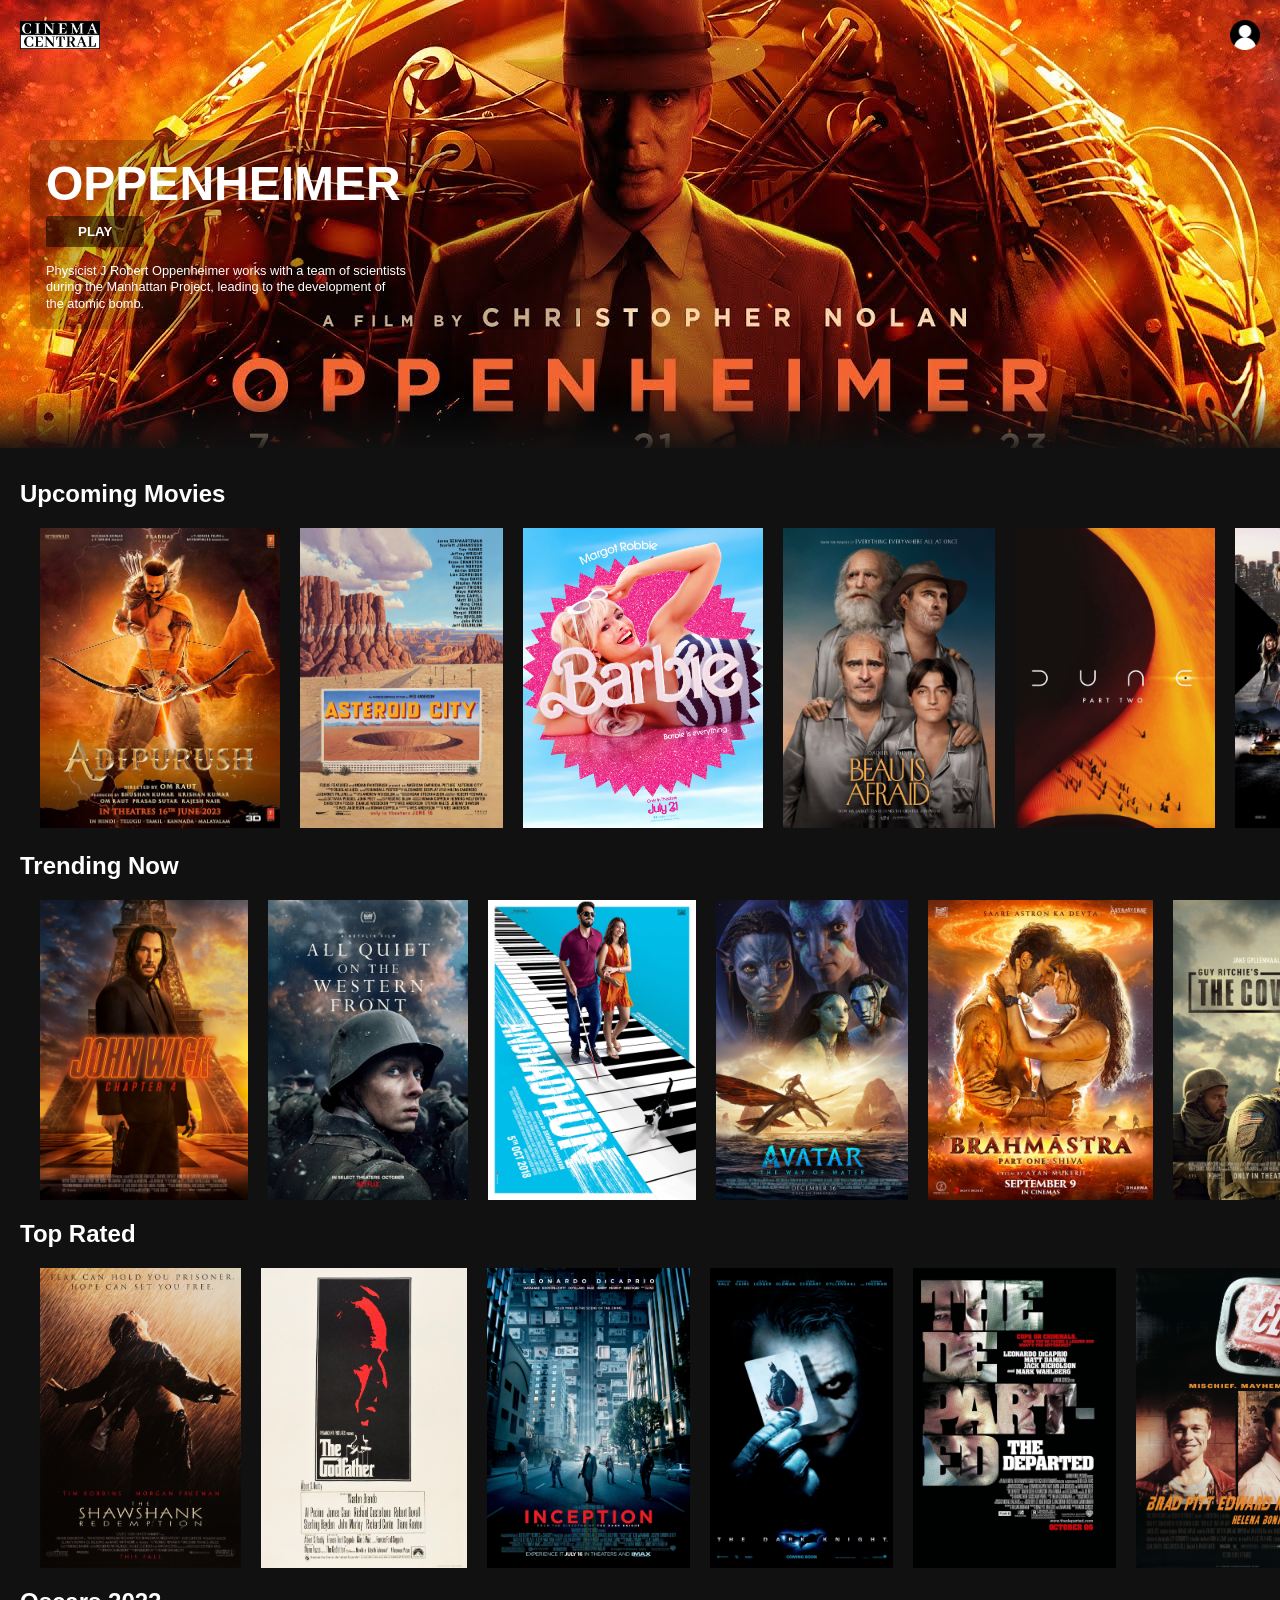
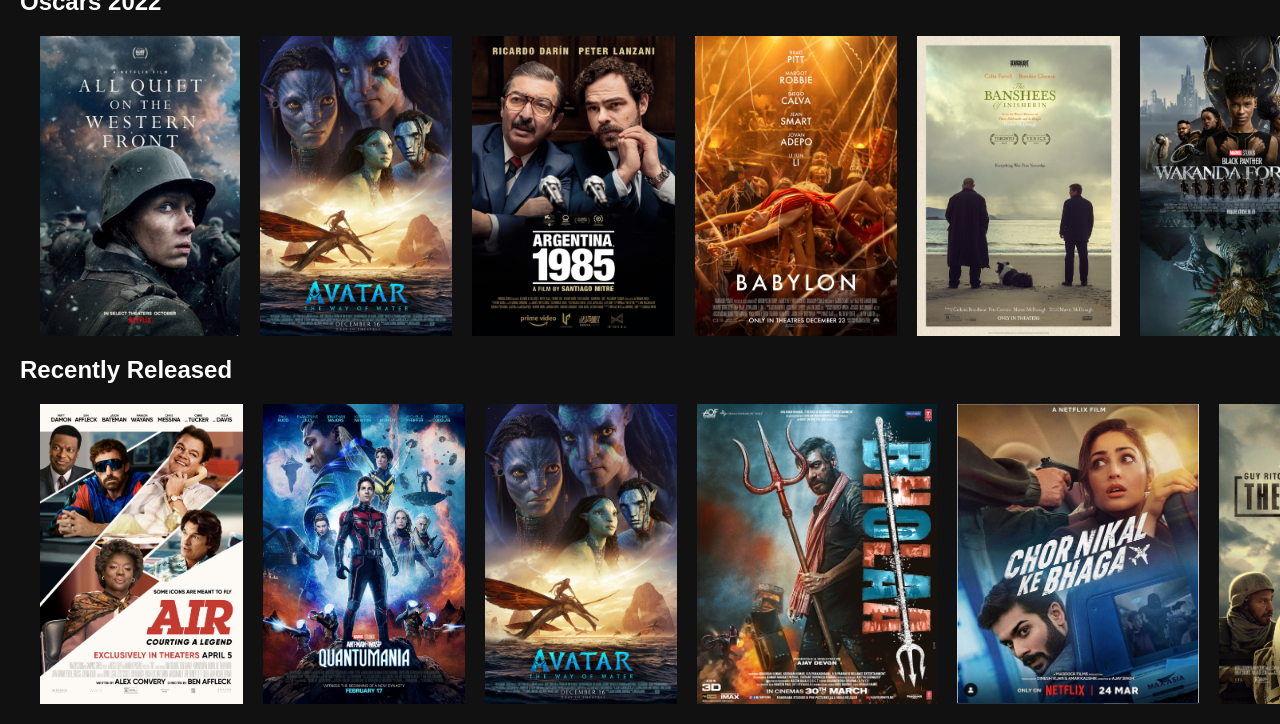
<file: index.html>
<!DOCTYPE html>
<html lang="en">
<head>
    <meta charset="UTF-8">
    <meta http-equiv="X-UA-Compatible" content="IE=edge">
    <meta name="viewport" content="width=device-width, initial-scale=1.0">
    <title>Cinema Central</title>
    <link rel="stylesheet" href="landing-page-styles.css">
    <link rel="icon" href="./website_icon.png">
    <script src="./app.js" defer></script>
</head>
<body>

    <div class="nav" id="nav">
        <img src="./cinema_central_logo.png" alt="" class="nav__logo">
        <img src="./user_image.png" alt="" class="nav__user_logo">
    </div>

   <!-- Header -->
   <div class="banner">
       <div class="banner__contents">
           <div class="content_wrapper">
                <h1 class="banner__title">OPPENHEIMER</h1>
                <div class="banner__buttons">
                    <a href="./oppenheimer.html">
                        <button class="banner__button">PLAY</button>
                    </a>
                </div>
                <div class="banner__description">
                Physicist J Robert Oppenheimer works with a team of scientists during the Manhattan Project, leading to the development of the atomic bomb.
                </div>
           </div>
       </div>
       <div class="banner--fadeBottom"></div>
   </div>

   <div class="movie-section">
       <!--Upcoming Movies-->
       <div class="row">
           <h2>Upcoming Movies</h2>
           <div class="row_poster_container">
               <a href="./adipurush.html">
                   <img src="./Upcoming Movies/Adipurush_poster.jpg" alt="" class="row__poster">    
               </a> 
               <a href="./asteroid-city.html">
                   <img src="./Upcoming Movies/asteroid_city_poster.jpg" alt="" class="row__poster">    
               </a> 
                <a href="./barbie.html">
                    <img src="./Upcoming Movies/barbie_poster.jpg" alt="" class="row__poster">
                </a>
                <a href="./beau-is-afraid.html">
                    <img src="./Upcoming Movies/Beau Is Afraid.jpg" alt="" class="row__poster"> 
                </a>
                <a href="./dune-part2.html">
                    <img src="Upcoming Movies/Dune_part2_poster.jpg" alt="" class="row__poster">
                </a>
                <a href="./fastx.html">
                    <img src="Upcoming Movies/Fast X.png" alt="" class="row__poster">
                </a>
                <a href="./flash.html">
                    <img src="Upcoming Movies/flash_main_poster.jpg" alt="" class="row__poster">
                </a>
                
                <img src="Upcoming Movies/GOTG Vol. 3.png" alt="" class="row__poster">
                <img src="Upcoming Movies/Indiana Jones.png" alt="" class="row__poster">
                <img src="Upcoming Movies/Jawan_main_poster.jpg" alt="" class="row__poster">
                <img src="Upcoming Movies/Mission Impossible 6.jpg" alt="" class="row__poster">
                <a href="./oppenheimer.html">
                    <img src="Upcoming Movies/Oppenheimer.jpg" alt="" class="row__poster">
                </a>
                <img src="Upcoming Movies/Spider-Man Across The Spiderverse.jpg" alt="" class="row__poster">
                <img src="Upcoming Movies/The Equalizer 3.jpg" alt="" class="row__poster">
                <a href="">
                    <img src="Upcoming Movies/The Marvels.png" alt="" class="row__poster">
                </a>
           </div>
       </div>
       
       <!--Trending Now-->
       <div class="row">
           <h2>Trending Now</h2>
           <div class="row_poster_container">
           <img src="Upcoming Movies/John Wick Chapter 4.jpg" alt="" class="row__poster ">
           <img src="Trending Now/all_quiet_on_the_western_front_xlg.jpg" alt="" class="row__poster ">
           <img src="Trending Now/andhadhun_xlg.jpg" alt="" class="row__poster ">
           <img src="Trending Now/avatar_the_way_of_water_ver2_xlg.jpg" alt="" class="row__poster ">
           <img src="Trending Now/brahmastra_part_one_shiva_xlg.jpg" alt="" class="row__poster ">
           <img src="Trending Now/covenant_xlg.jpg" alt="" class="row__poster ">
           <img src="Trending Now/drishyam_xlg.jpg" alt="" class="row__poster ">
           <img src="Trending Now/interstellar_poster.jpg" alt="" class="row__poster ">
           <img src="Trending Now/Pathan.jpg" alt="" class="row__poster ">
           <img src="Trending Now/RRR.jpg" alt="" class="row__poster ">
           <img src="Trending Now/top_gun_maverick_ver3_xlg.jpg" alt="" class="row__poster ">
           <img src="Trending Now/KGF2.jpg" alt="" class="row__poster ">
           </div>
       </div>
       
       <!--Top Rated-->
       <div class="row">
           <h2>Top Rated</h2>
           <div class="row_poster_container">
            <img src="Top Rated/shawshank_redemption_ver1_xlg.jpg" alt="" class="row__poster ">
            <img src="Top Rated/godfather_ver2_xlg.jpg" alt="" class="row__poster ">
            <img src="Top Rated/inception_ver3_xlg.jpg" alt="" class="row__poster ">
            <img src="Top Rated/dark_knight_ver7_xlg.jpg" alt="" class="row__poster ">
            <img src="Top Rated/departed_xlg.jpg" alt="" class="row__poster ">
            <img src="Top Rated/fight club.jpg" alt="" class="row__poster ">
            <img src="Top Rated/forrest_gump_xlg.jpg" alt="" class="row__poster ">
            <img src="Top Rated/gladiator_ver1_xlg.jpg" alt="" class="row__poster ">
            <img src="Top Rated/good_will_hunting_xlg.jpg" alt="" class="row__poster ">
            <img src="Top Rated/goodfellas_xlg.jpg" alt="" class="row__poster ">
            <img src="Top Rated/lord_of_the_rings_the_fellowship_of_the_ring_ver4_xlg.jpg" alt="" class="row__poster ">
            <img src="Top Rated/matrix_ver1_xlg.jpg" alt="" class="row__poster ">
            <img src="Top Rated/pulp_fiction_ver2_xlg.jpg" alt="" class="row__poster ">
            <img src="Top Rated/schindlers_list_ver2_xlg.jpg" alt="" class="row__poster ">
            <img src="Top Rated/shining_ver1_xlg.jpg" alt="" class="row__poster ">
            <img src="Top Rated/taxi_driver_ver1_xlg.jpg" alt="" class="row__poster ">
            <img src="Top Rated/two_thousand_and_one_a_space_odyssey_ver8_xlg.jpg" alt="" class="row__poster ">
            <img src="Top Rated/usual_suspects_ver1_xlg.jpg" alt="" class="row__poster ">
           </div>
       </div>
       
       <!--Oscars 2022-->
       <div class="row">
           <h2>Oscars 2022</h2>
           <div class="row_poster_container">
           <img src="Oscars 2022-23/all_quiet_on_the_western_front_xlg.jpg" alt="" class="row__poster ">
           <img src="Oscars 2022-23/avatar_the_way_of_water_ver2_xlg.jpg" alt="" class="row__poster ">
           <img src="Oscars 2022-23/argentina_nineteen_eighty_five_xlg.jpg" alt="" class="row__poster ">
           <img src="Oscars 2022-23/babylon_ver7_xlg.jpg" alt="" class="row__poster ">
           <img src="Oscars 2022-23/banshees_of_inisherin_xlg.jpg" alt="" class="row__poster ">
           <img src="Oscars 2022-23/black_panther_wakanda_forever_ver2_xlg.jpg" alt="" class="row__poster ">
           <img src="Oscars 2022-23/blonde_ver3_xlg.jpg" alt="" class="row__poster ">
           <img src="Oscars 2022-23/elvis_xlg.jpg" alt="" class="row__poster ">
           <img src="Oscars 2022-23/empire_of_light_ver2_xlg.jpg" alt="" class="row__poster ">
           <img src="Oscars 2022-23/everything_everywhere_all_at_once_ver3_xlg.jpg" alt="" class="row__poster ">
           <img src="Oscars 2022-23/fabelmans_xlg.jpg" alt="" class="row__poster ">
           <img src="Oscars 2022-23/RRR.jpg" alt="" class="row__poster ">
           <img src="Oscars 2022-23/tar_xlg.jpg" alt="" class="row__poster ">
           <img src="Oscars 2022-23/The Batman.jpg" alt="" class="row__poster ">
           <img src="Oscars 2022-23/top_gun_maverick_ver3_xlg.jpg" alt="" class="row__poster ">
           <img src="Oscars 2022-23/triangle_of_sadness_ver2.jpg" alt="" class="row__poster ">
           <img src="Oscars 2022-23/whale_xlg.jpg" alt="" class="row__poster ">
           <img src="Oscars 2022-23/women_talking_xlg.jpg" alt="" class="row__poster ">
           </div>
       </div>
       
       <!--Recently Released-->
       <div class="row">
       <h2>Recently Released</h2>
       <div class="row_poster_container">
       <img src="Recently Released/air_ver2_xlg.jpg" alt="" class="row__poster ">
       <img src="Recently Released/antman_and_the_wasp_quantumania_ver4_xlg.jpg" alt="" class="row__poster ">
       <img src="Recently Released/avatar_the_way_of_water_ver2_xlg.jpg" alt="" class="row__poster ">
       <img src="Recently Released/Bholaa.jpg" alt="" class="row__poster ">
       <img src="Recently Released/Chor Nikal Ke Bhaga.jpg" alt="" class="row__poster ">
       <img src="Recently Released/covenant_xlg.jpg" alt="" class="row__poster ">
       <img src="Recently Released/creed_iii_xlg.jpg" alt="" class="row__poster ">
       <img src="Recently Released/dungeons_and_dragons_honor_among_thieves_xlg.jpg" alt="" class="row__poster ">
       <img src="Recently Released/evil_dead_rise_xlg.jpg" alt="" class="row__poster ">
       <img src="Recently Released/good_person_xlg.jpg" alt="" class="row__poster ">
       <img src="Recently Released/John Wick Chapter 4.jpg" alt="" class="row__poster ">
       <img src="Recently Released/Kisi Ka Bhai Kisi Ki Jaan.jpg" alt="" class="row__poster ">
       <img src="Recently Released/knock_at_the_cabin_ver2_xlg.jpg" alt="" class="row__poster ">
       <img src="Recently Released/last_kingdom_seven_kings_must_die_xlg.jpg" alt="" class="row__poster ">
       <img src="Recently Released/murder_mystery_two_xlg.jpg" alt="" class="row__poster ">
       <img src="Recently Released/operation_fortune_ruse_de_guerre_xlg.jpg" alt="" class="row__poster ">
       <img src="Recently Released/Pathan.jpg" alt="" class="row__poster ">
       <img src="Recently Released/polite_society_xlg.jpg" alt="" class="row__poster ">
       <img src="Recently Released/Ponniyin Selvan Part 2.jpg" alt="" class="row__poster ">
       <img src="Recently Released/popes_exorcist_xlg.jpg" alt="" class="row__poster ">
       <img src="Recently Released/renfield_xlg.jpg" alt="" class="row__poster ">
       <img src="Recently Released/shazam_fury_of_the_gods_xlg.jpg" alt="" class="row__poster ">
       <img src="Recently Released/sisu_xlg.jpg" alt="" class="row__poster ">
       <img src="Recently Released/sixty_five_xlg.jpg" alt="" class="row__poster ">
       <img src="Recently Released/super_mario_bros_the_movie_ver10_xlg.jpg" alt="" class="row__poster ">
       <img src="Recently Released/Tu Jhooti Main Makkaar.jpg" alt="" class="row__poster ">
       </div>
       </div>
    </div>

<script>
        const nav = document.getElementById('nav');
        
        window.addEventListener('scroll', () => {
            if(window.scrollY >=100) {
                nav.classList.add('nav__black')
            } else {
                nav.classList.remove('nav__black')
            }
        });
    </script>
</body>
</html>
</file>
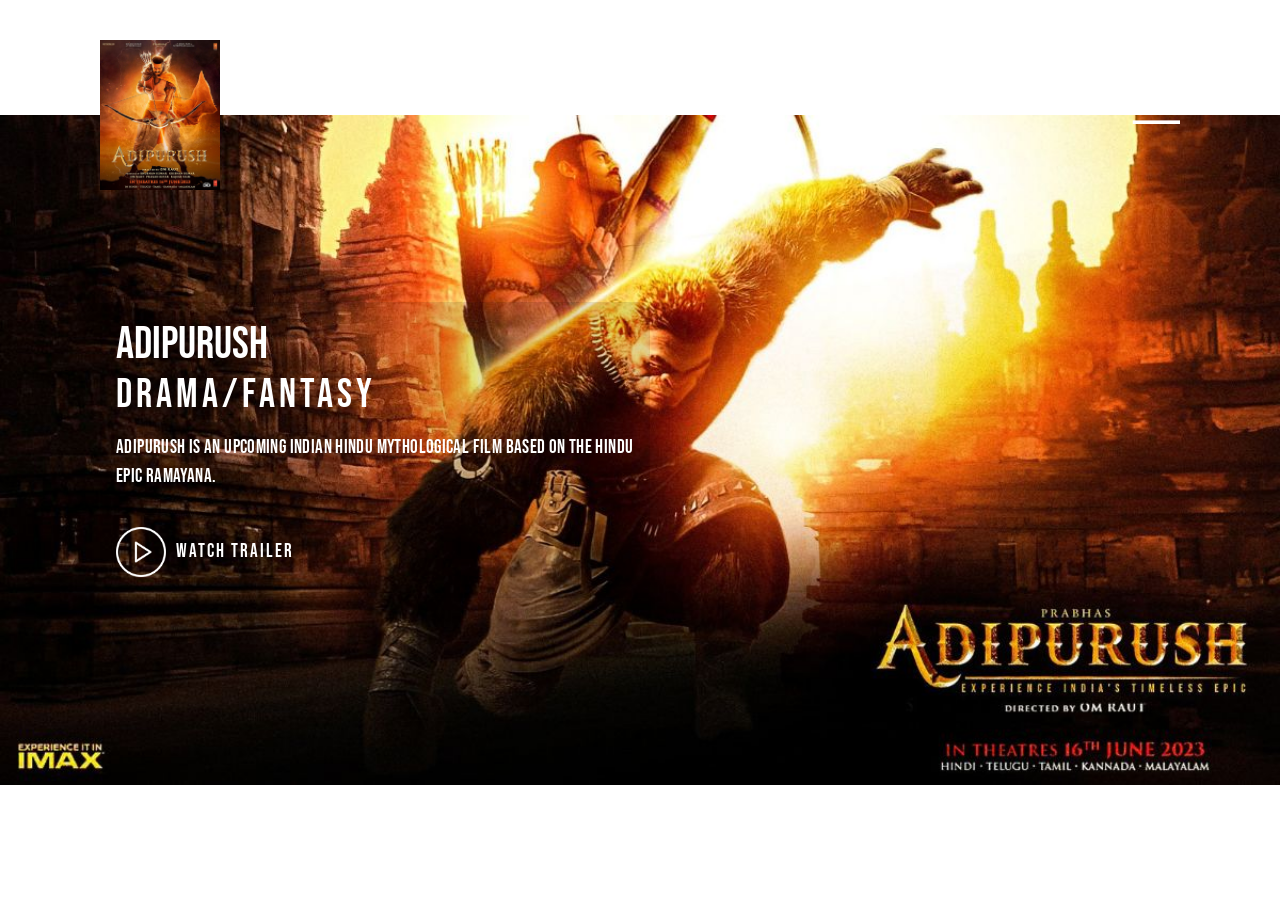
<file: adipurush.html>
<!DOCTYPE html>
<html lang="en">
<head>
    <meta charset="UTF-8">
    <meta http-equiv="X-UA-Compatible" content="IE=edge">
    <meta name="viewport" content="width=device-width, initial-scale=1.0">
    <title>Movie Landing Page</title>
    <link rel="stylesheet" href="movie-style.css">
</head>
<body id="movie_page_container">
    <header>
        <a href="#" class="logo"><img src="./Upcoming Movies/Adipurush_poster.jpg" alt=""></a>
        <div class="toggle"><img src="./toggle.png" alt=""></div>
    </header>
    <div class="banner">
        <img src="./background_images/adipurush-bg.jpg" class="BackgroundImage" alt="">
        <div class="content">
            <h1>ADIPURUSH</h1>
            <h2>Drama/Fantasy</h2>
            <p>Adipurush is an upcoming Indian Hindu mythological film based on the Hindu epic Ramayana.</p>
            <a href="https://www.youtube.com/watch?v=scNmYjoR-qM&pp=ygURYWRpcHVydXNoIHRyYWlsZXI%3D" target="_blank" class="play" onclick="toggle();"><img src="./play.png"> Watch Trailer</a>
            <div class="slide"></div>
        </div>
    </div>
    <div class="trailer">
    </div>
</body>
</html>
</file>
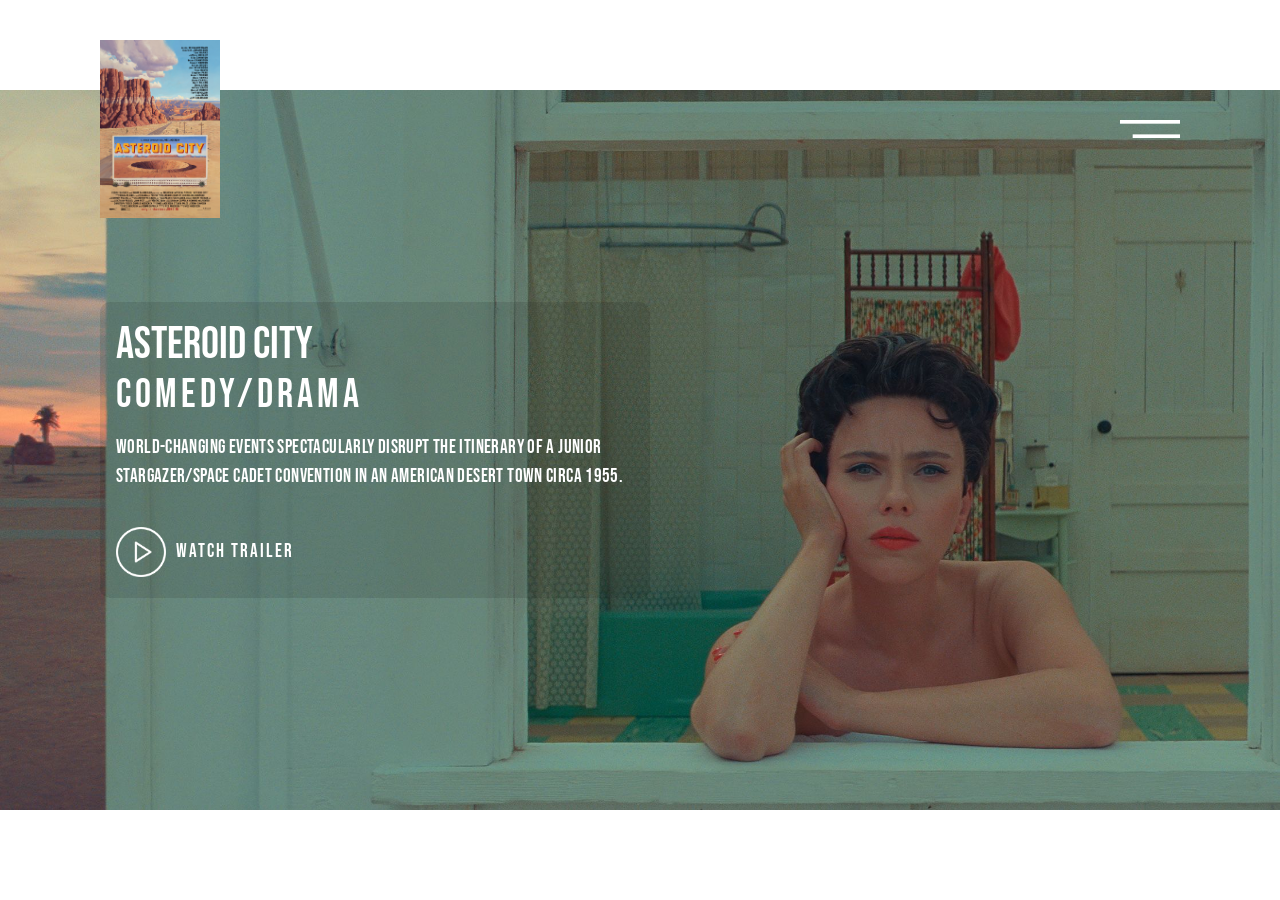
<file: asteroid-city.html>
<!DOCTYPE html>
<html lang="en">
<head>
    <meta charset="UTF-8">
    <meta http-equiv="X-UA-Compatible" content="IE=edge">
    <meta name="viewport" content="width=device-width, initial-scale=1.0">
    <title>Movie Landing Page</title>
    <link rel="stylesheet" href="movie-style.css">
</head>
<body id="movie_page_container">
    <header>
        <a href="#" class="logo"><img src="./Upcoming Movies/asteroid_city_poster.jpg" alt=""></a>
        <div class="toggle"><img src="./toggle.png" alt=""></div>
    </header>
    <div class="banner">
        <img src="./background_images/asteroid-city_bg.jpg" class="BackgroundImage" alt="">
        <div class="content">
            <h1>ASTEROID CITY</h1>
            <h2>Comedy/Drama</h2>
            <p>World-changing events spectacularly disrupt the itinerary of a Junior Stargazer/Space Cadet convention in an American desert town circa 1955.</p>
            <a href="https://www.youtube.com/watch?v=9FXCSXuGTF4&pp=ygUVYXN0ZXJvaWQgY2l0eSB0cmFpbGVy" target="_blank" class="play" onclick="toggle();"><img src="./play.png"> Watch Trailer</a>
            <div class="slide"></div>
        </div>
    </div>
    <div class="trailer">
    </div>
</body>
</html>
</file>
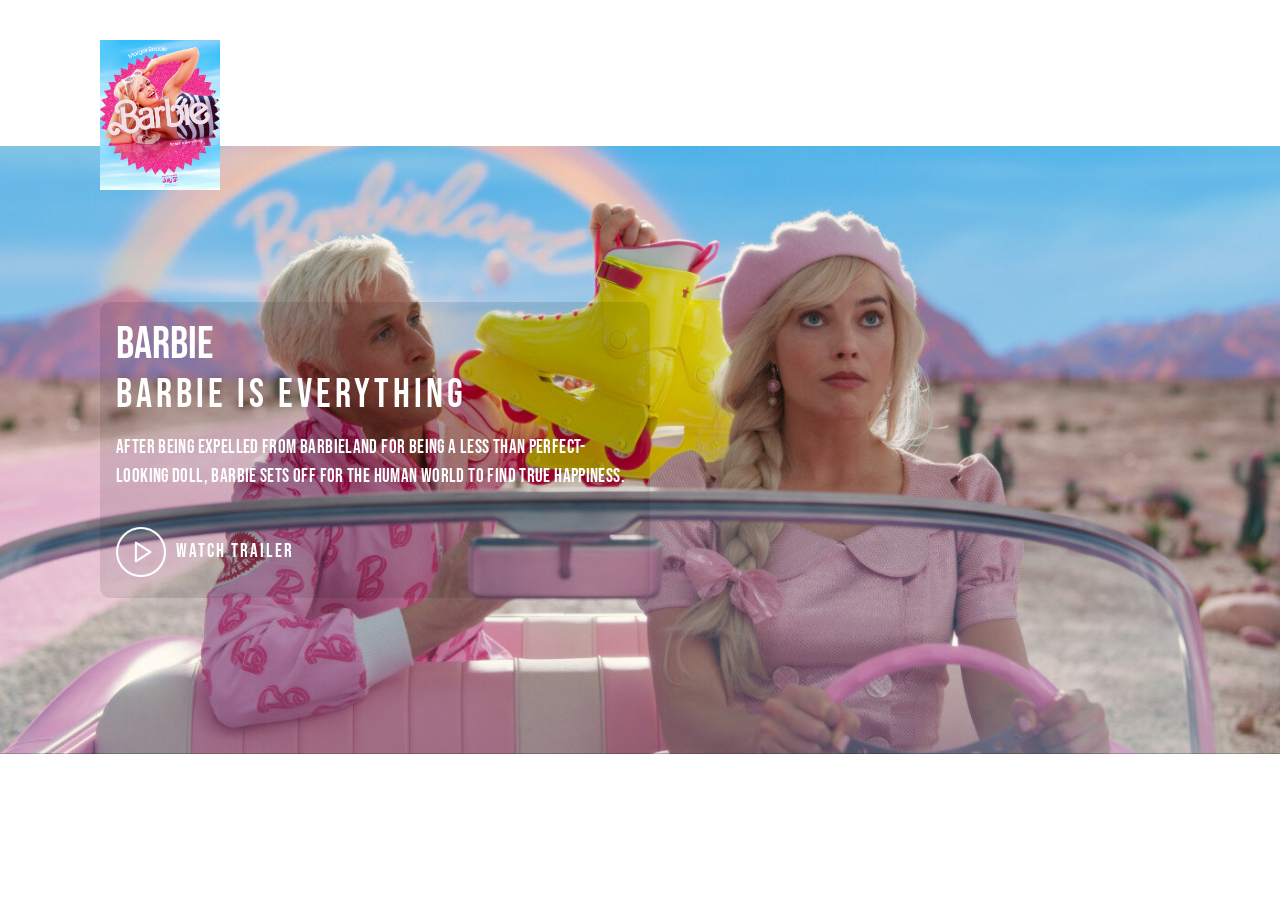
<file: barbie.html>
<!DOCTYPE html>
<html lang="en">
<head>
    <meta charset="UTF-8">
    <meta http-equiv="X-UA-Compatible" content="IE=edge">
    <meta name="viewport" content="width=device-width, initial-scale=1.0">
    <title>Movie Landing Page</title>
    <link rel="stylesheet" href="movie-style.css">
</head>
<body id="movie_page_container">
    <header>
        <a href="#" class="logo"><img src="./Upcoming Movies/barbie_poster.jpg" alt=""></a>
        <div class="toggle"><img src="./toggle.png" alt=""></div>
    </header>
    <div class="banner">
        <img src="./barbie-bg.jpg" class="BackgroundImage" alt="">
        <div class="content">
            <h1>BARBIE</h1>
            <h2>Barbie Is Everything</h2>
            <p>After being expelled from Barbieland for being a less than perfect-looking doll, Barbie sets off for the human world to find true happiness.</p>
            <a href="https://www.youtube.com/watch?v=8zIf0XvoL9Y&pp=ygUOYmFyYmllIHRyYWlsZXI%3D" target="_blank" class="play" onclick="toggle();"><img src="./play.png"> Watch Trailer</a>
            <div class="slide"></div>
        </div>
    </div>
    <div class="trailer">
    </div>
</body>
</html>
</file>
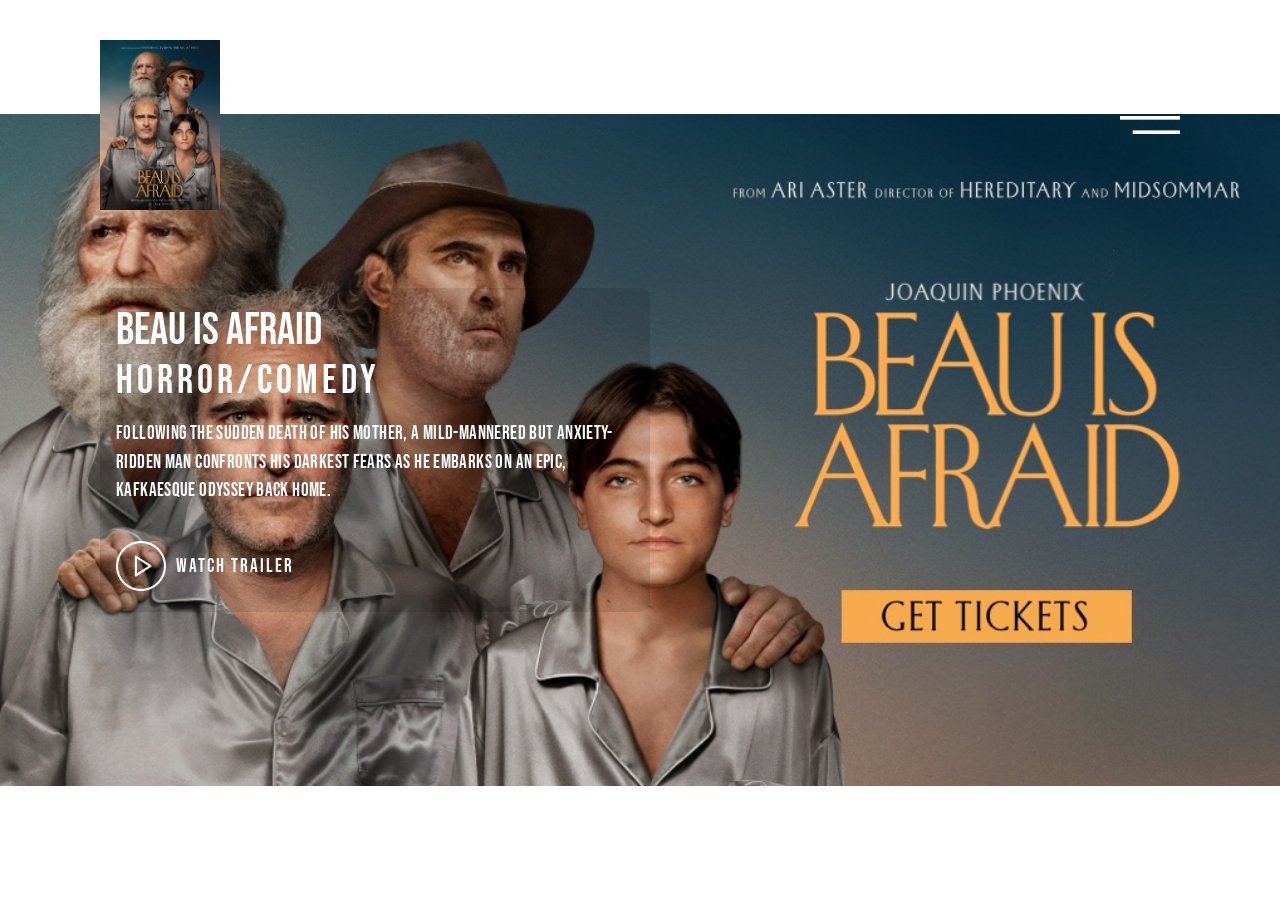
<file: beau-is-afraid.html>
<!DOCTYPE html>
<html lang="en">
<head>
    <meta charset="UTF-8">
    <meta http-equiv="X-UA-Compatible" content="IE=edge">
    <meta name="viewport" content="width=device-width, initial-scale=1.0">
    <title>Movie Landing Page</title>
    <link rel="stylesheet" href="movie-style.css">
</head>
<body id="movie_page_container">
    <header>
        <a href="#" class="logo"><img src="./Upcoming Movies/Beau Is Afraid.jpg" alt=""></a>
        <div class="toggle"><img src="./toggle.png" alt=""></div>
    </header>
    <div class="banner">
        <img src="./background_images/beau-is-afraid_bg.jpg" class="BackgroundImage" alt="">
        <div class="content">
            <h1>BEAU IS AFRAID</h1>
            <h2>Horror/Comedy</h2>
            <p>Following the sudden death of his mother, a mild-mannered but anxiety-ridden man confronts his darkest fears as he embarks on an epic, Kafkaesque odyssey back home.</p>
            <a href="https://www.youtube.com/watch?v=PuiWDn976Ek&pp=ygUWYmVhdSBpcyBhZnJhaWQgdHJhaWxlcg%3D%3D" target="_blank" class="play" onclick="toggle();"><img src="./play.png"> Watch Trailer</a>
            <div class="slide"></div>
        </div>
    </div>
    <div class="trailer">
    </div>
</body>
</html>
</file>
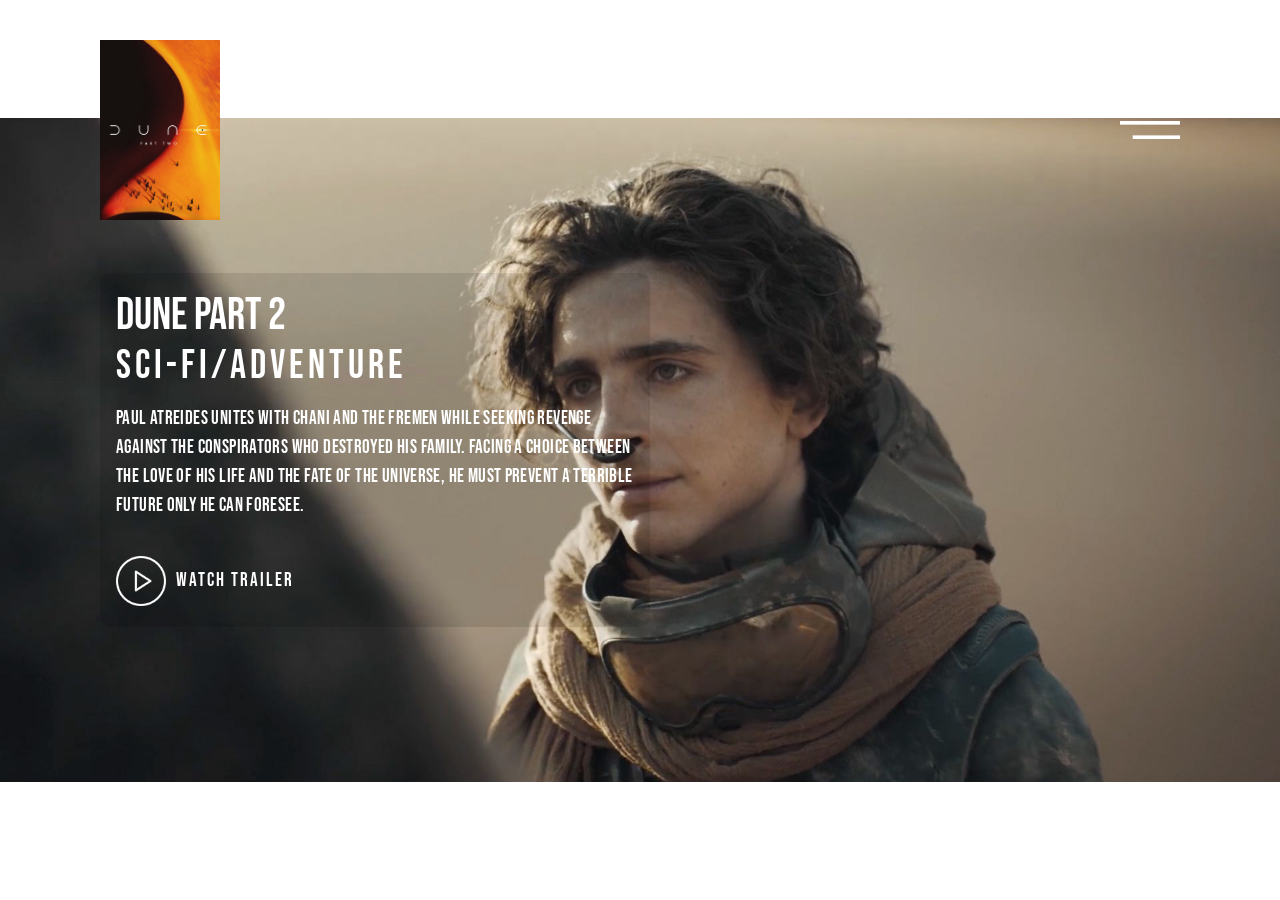
<file: dune-part2.html>
<!DOCTYPE html>
<html lang="en">
<head>
    <meta charset="UTF-8">
    <meta http-equiv="X-UA-Compatible" content="IE=edge">
    <meta name="viewport" content="width=device-width, initial-scale=1.0">
    <title>Movie Landing Page</title>
    <link rel="stylesheet" href="movie-style.css">
</head>
<body id="movie_page_container">
    <header>
        <a href="#" class="logo"><img src="./Upcoming Movies/Dune_part2_poster.jpg" alt=""></a>
        <div class="toggle"><img src="./toggle.png" alt=""></div>
    </header>
    <div class="banner">
        <img src="./background_images/dune-part2_bg.jpg" class="BackgroundImage" alt="">
        <div class="content">
            <h1>DUNE PART 2</h1>
            <h2>Sci-fi/Adventure</h2>
            <p>Paul Atreides unites with Chani and the Fremen while seeking revenge against the conspirators who destroyed his family. Facing a choice between the love of his life and the fate of the universe, he must prevent a terrible future only he can foresee.</p>
            <a href="https://www.youtube.com/watch?v=Way9Dexny3w&pp=ygUGRFVORSAy" target="_blank" class="play" onclick="toggle();"><img src="./play.png"> Watch Trailer</a>
            <div class="slide"></div>
        </div>
    </div>
    <div class="trailer">
    </div>
</body>
</html>
</file>
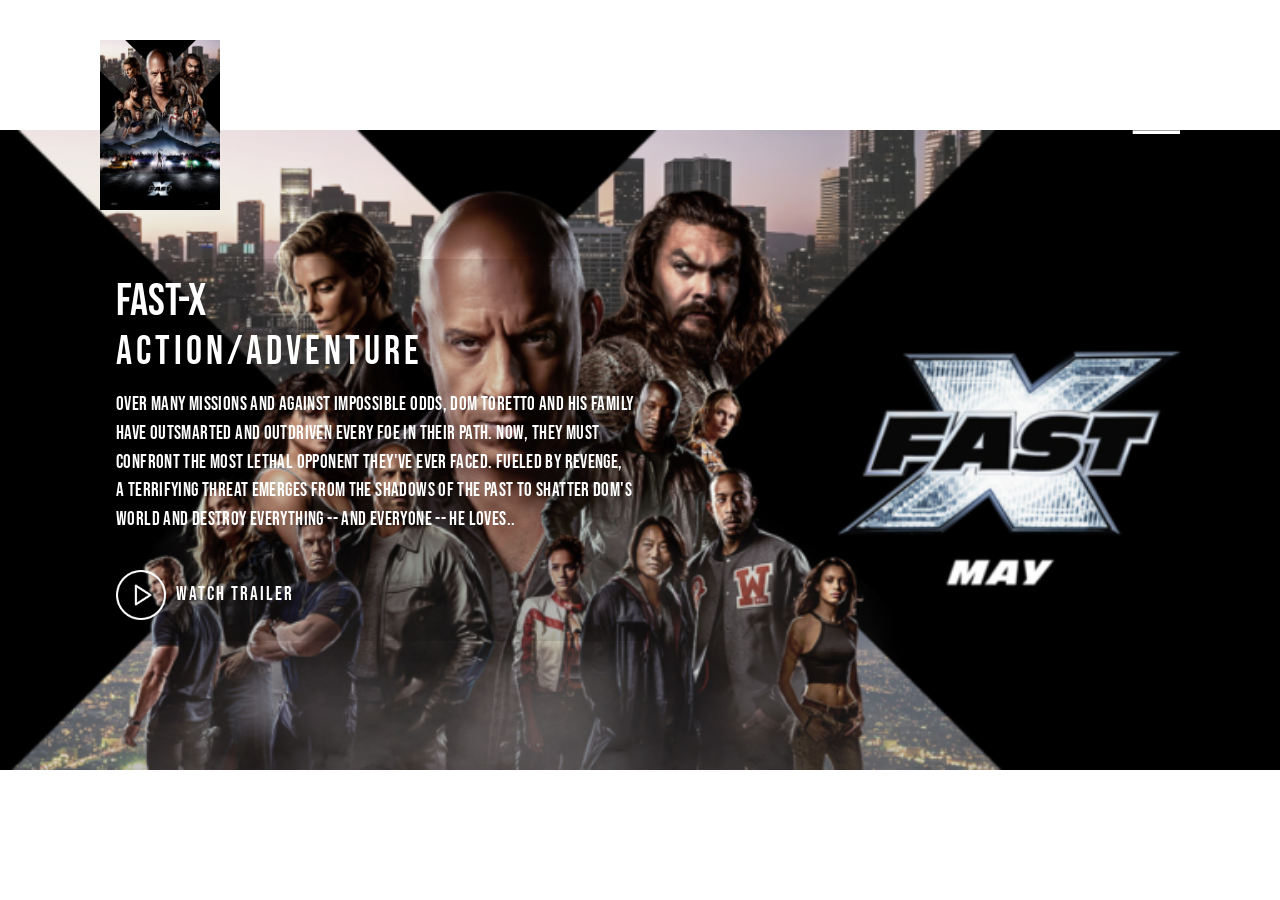
<file: fastx.html>
<!DOCTYPE html>
<html lang="en">
<head>
    <meta charset="UTF-8">
    <meta http-equiv="X-UA-Compatible" content="IE=edge">
    <meta name="viewport" content="width=device-width, initial-scale=1.0">
    <title>Movie Landing Page</title>
    <link rel="stylesheet" href="movie-style.css">
</head>
<body id="movie_page_container">
    <header>
        <a href="#" class="logo"><img src="./Upcoming Movies/Fast X.png" alt=""></a>
        <div class="toggle"><img src="./toggle.png" alt=""></div>
    </header>
    <div class="banner">
        <img src="./background_images/Fast-X_bg.webp" class="BackgroundImage" alt="">
        <div class="content">
            <h1>FAST-X</h1>
            <h2>Action/Adventure</h2>
            <p>Over many missions and against impossible odds, Dom Toretto and his family have outsmarted and outdriven every foe in their path. Now, they must confront the most lethal opponent they've ever faced. Fueled by revenge, a terrifying threat emerges from the shadows of the past to shatter Dom's world and destroy everything -- and everyone -- he loves..</p>
            <a href="https://www.youtube.com/watch?v=eoOaKN4qCKw&pp=ygUOZmFzdCB4IHRyYWlsZXI%3D" target="_blank" class="play" onclick="toggle();"><img src="./play.png"> Watch Trailer</a>
            <div class="slide"></div>
        </div>
    </div>
    <div class="trailer">
    </div>
</body>
</html>
</file>
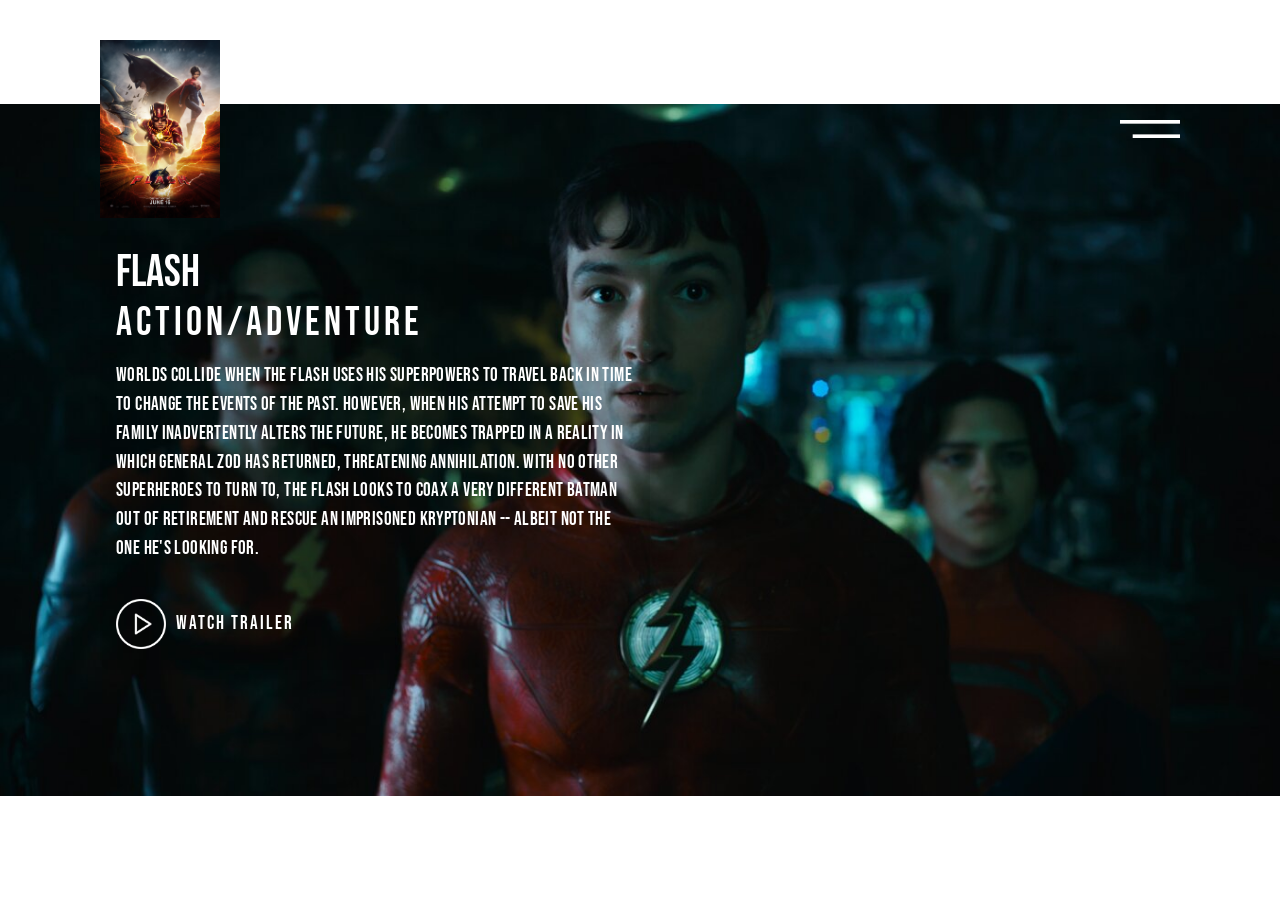
<file: flash.html>
<!DOCTYPE html>
<html lang="en">
<head>
    <meta charset="UTF-8">
    <meta http-equiv="X-UA-Compatible" content="IE=edge">
    <meta name="viewport" content="width=device-width, initial-scale=1.0">
    <title>Movie Landing Page</title>
    <link rel="stylesheet" href="movie-style.css">
</head>
<body id="movie_page_container">
    <header>
        <a href="#" class="logo"><img src="./Upcoming Movies/flash_main_poster.jpg" alt=""></a>
        <div class="toggle"><img src="./toggle.png" alt=""></div>
    </header>
    <div class="banner">
        <img src="./background_images/flash_bg.jpg" class="BackgroundImage" alt="">
        <div class="content">
            <h1>FLASH</h1>
            <h2>Action/Adventure</h2>
            <p>Worlds collide when the Flash uses his superpowers to travel back in time to change the events of the past. However, when his attempt to save his family inadvertently alters the future, he becomes trapped in a reality in which General Zod has returned, threatening annihilation. With no other superheroes to turn to, the Flash looks to coax a very different Batman out of retirement and rescue an imprisoned Kryptonian -- albeit not the one he's looking for.</p>
            <a href="https://www.youtube.com/watch?v=hebWYacbdvc&pp=ygUNZmxhc2ggdHJhaWxlcg%3D%3D" target="_blank" class="play" onclick="toggle();"><img src="./play.png"> Watch Trailer</a>
            <div class="slide"></div>
        </div>
    </div>
    <div class="trailer">
    </div>
</body>
</html>
</file>
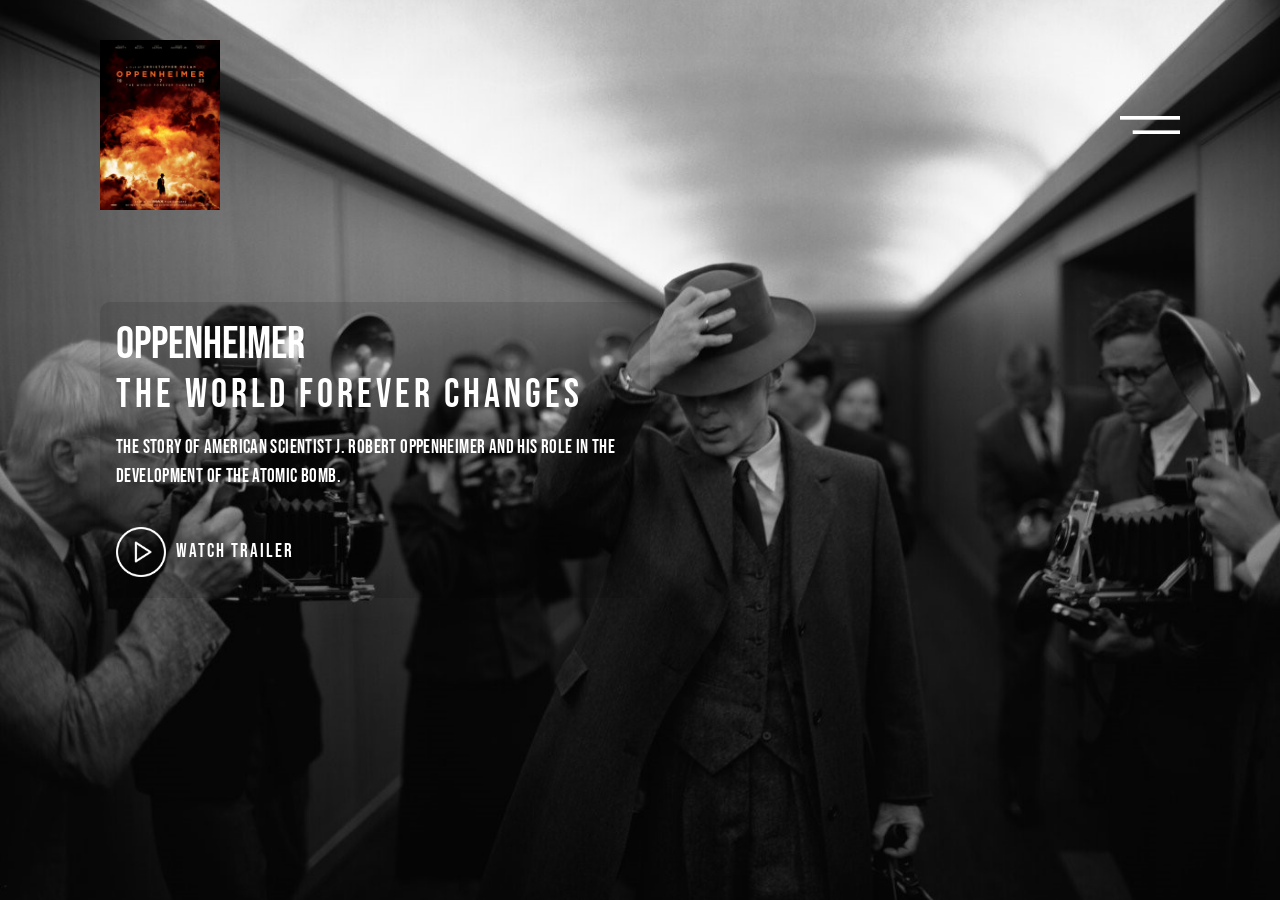
<file: oppenheimer.html>
<!DOCTYPE html>
<html lang="en">
<head>
    <meta charset="UTF-8">
    <meta http-equiv="X-UA-Compatible" content="IE=edge">
    <meta name="viewport" content="width=device-width, initial-scale=1.0">
    <title>Movie Landing Page</title>
    <link rel="stylesheet" href="movie-style.css">
</head>
<body id="movie_page_container">
    <header>
        <a href="#" class="logo"><img src="./Oppenheimer.jpg" alt=""></a>
        <div class="toggle"><img src="./toggle.png" alt=""></div>
    </header>
    <div class="banner">
        <img src="./Oppenheimer_flipped_background.jpg" class="BackgroundImage" alt="">
        <div class="content">
            <h1>OPPENHEIMER</h1>
            <h2>THE WORLD FOREVER CHANGES</h2>
            <p>The story of American scientist J. Robert Oppenheimer and his role in the development of the atomic bomb.</p>
            <a href="https://www.youtube.com/watch?v=uYPbbksJxIg&pp=ygUTb3BwZW5oZWltZXIgdHJhaWxlcg%3D%3D" target="_blank" class="play" onclick="toggle();"><img src="./play.png"> Watch Trailer</a>
            <div class="slide"></div>
        </div>
    </div>
    <div class="trailer">
    </div>
</body>
</html>
</file>
<file: landing-page-styles.css>
* {
    margin: 0%;
    box-sizing: border-box;
}

body {
    font-family: 'Bebas Neue', sans-serif;
    background-color: #111;
}

#movie_page_container{
    display: none;
}

.movie-section{
    padding-top: 2rem;
    overflow-x: hidden;
    overflow-y: clip;
}

.row_poster_container{
    display: flex;
    overflow-y: hidden;
    overflow-x: scroll;
    padding: 20px;
    transition: transform 450ms;
}

.row__poster {
    object-fit: contain;
    max-height: 300px;
    margin-right: 20px;
    transition: transform 450ms;
    cursor: pointer;
}

.row_poster_container:hover {
    transform: scale(1.08);
}

.row__poster:hover{
    transform: scale(1.08); 
}

.row_poster_container::-webkit-scrollbar {
    display: none;
}

.row {
    color: white;
    margin-left: 20px;
}

.banner {
    background-image: url(./website_banner.jpg);
    background-size: cover;
    background-position: center center;
    color: white;
    object-fit: contain;
    height: 448px;
}

.banner__contents {
    margin-left: 30px;
    padding-top: 140px;
    height: 190px;
}

.content_wrapper{
    max-width: 550px;
    padding: 1rem;
    background-color: black;
    background-color: rgba(0,0,0,0.2);
    border-radius: 10px;
}

.banner__title {
    font-size: 3rem;
    font-weight: 800;
    padding-bottom: 0.3rem;
}

.banner__description {
    width: 45rem;
    line-height: 1.3;
    padding-top: 1rem;
    font-size: 0.8rem;
    max-width: 360px;
    height: 180;
}

.banner__button {
    cursor: pointer;
    color: #fff;
    outline: none;
    border: none;
    font-weight: 700;
    border-radius: 0.2vw;
    padding-left: 2rem;
    padding-right: 2rem;
    margin-right: 1rem;
    padding-top: 0.5rem;
    padding-bottom: 0.5rem;
    background-color: rgba(0, 0, 0, 0.5);        
}

.banner__button:hover {
    color: #000;
    background-color: #e6e6e6;
    transition: all 0.2s;
}

.banner--fadeBottom {
    margin-top: 145px;
    height: 7.4rem;
    background-image: linear-gradient(180deg, transparent, rgba(37, 37, 37,-0.61), #111);
}

.nav__logo {
    width: 80px;
    object-fit: contain;
}
.nav__user_logo {
    width: 30px;
    object-fit: contain;
}

.nav {
    position: fixed;
    top: 0;
    width: 100%;
    display: flex;
    justify-content: space-between;
    padding: 20px;
    z-index: 1;
    transition-timing-function: ease-in;
    transition: all 0.5s;
}

.nav__black {
    background-color: #111;
    
}
</file>
<file: movie-style.css>
@import url('https://fonts.googleapis.com/css2?family=Bebas+Neue&display=swap');
*
{
    margin: 0;
    padding: 0;
    box-sizing: border-box;
    font-family: 'Bebas Neue', sans-serif;
}

#landing_page_container{
    display: none;
}

header {
    position: absolute;
    top: 0;
    left: 0;
    width: 100%;
    display: flex;
    justify-content: space-between;
    align-items: center;
    padding: 40px 100px;
    z-index: 1000;
}

header .logo {
    max-width: 120px;
}
header .toggle {
    max-width: 60px;
    cursor: pointer;
}

header .logo img,
header .toggle img
{
    max-width: 100%;
}

.banner {
    position: relative;
    width: 100%;
    min-height: 100vh;
    padding: 0 100px;
    display: flex;
    justify-content: flex-start;
    align-items: center;
}

.banner .BackgroundImage {
    position: absolute;
    width: 100%;
    min-height: auto;
    background-size:cover;
    z-index: -1;
    position: fixed;
    left: 0;
}

.banner .content {
    max-width: 550px;
    padding: 1rem;
    background-color: black;
    background-color: rgba(0,0,0,0.1);
    border-radius: 10px;
}

.banner .content h1 {
    text-transform: uppercase;
    font-weight: 500;
    font-size: 2.8em;
    color: #fff;
}

.banner .content h2 {
    text-transform: uppercase;
    font-weight: 150;
    font-size: 2.5em;
    letter-spacing: 0.1em;
    color: #fff;
}

.banner .content p {
    font-size: 1.2em;
    font-weight: 300;
    letter-spacing: 0.02em;
    line-height: 1.5em;
    color: #fff;
    margin: 15px 0 35px;
}

.play {
    position: relative;
    display: inline-flex;
    justify-content: flex-start;
    align-items: center;
    color: #fff;
    text-transform: uppercase;
    font-weight: 500;
    text-decoration: none;
    letter-spacing: 2px;
    font-size: 1.2em;
}
.play img {
    margin-right: 10px;
    max-width: 50px;
}

.trailer {
    position: fixed;
    top: 50%;
    left: 50%;
    transform: translate(-50%,-50%);
    z-index: 10000;
    background: rgba(0,0,0,0.95);
    width: 100%;
    height: 100%;
    display: flex;
    justify-content: center;
    align-items: center;
    visibility: hidden;
    opacity: 0;
}
.trailer :active {
    visibility: visible;
    opacity: 1;
}
.trailer video {
    max-width: 900px;
    outline: none;
}
.trailer .close {
    position: absolute;
    top: 30px;
    right: 30px;
    cursor: pointer;
    filter: invert(1);
    max-width: 32px;
}
</file>
